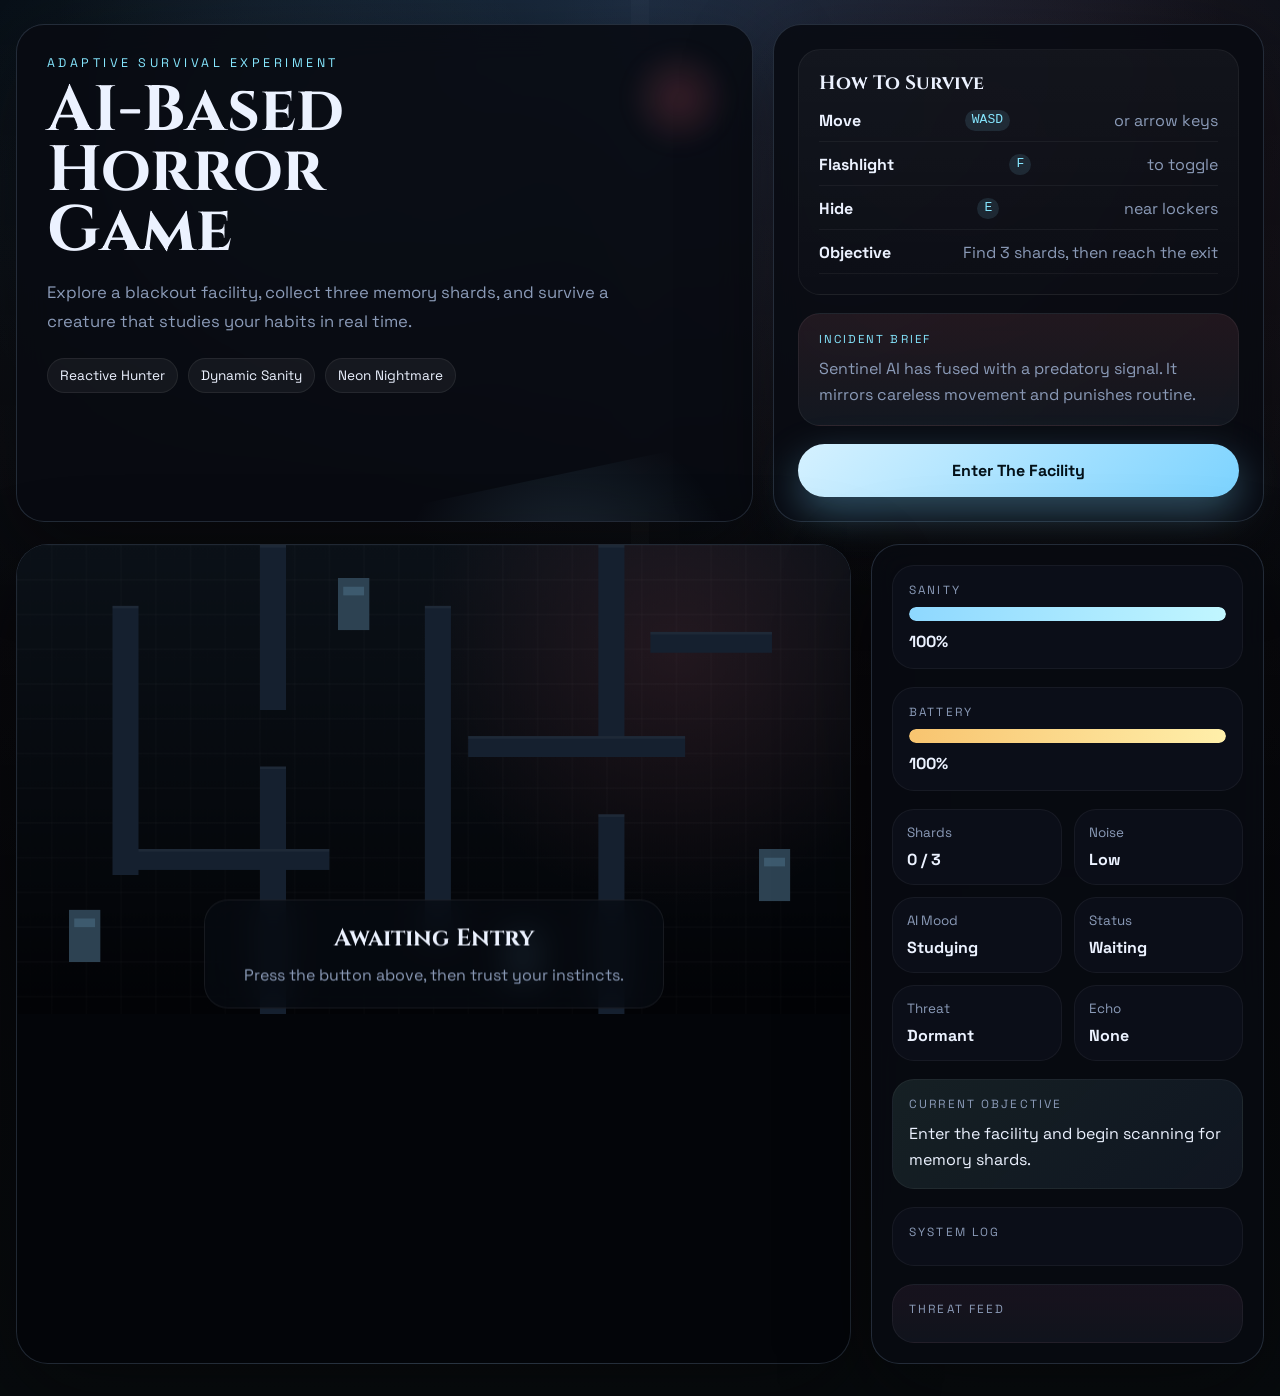
<file: index.html>
<!DOCTYPE html>
<html lang="en">
<head>
  <meta charset="UTF-8">
  <meta name="viewport" content="width=device-width, initial-scale=1.0">
  <title>AI-Based Horror Game</title>
  <link rel="preconnect" href="https://fonts.googleapis.com">
  <link rel="preconnect" href="https://fonts.gstatic.com" crossorigin>
  <link href="https://fonts.googleapis.com/css2?family=Cinzel:wght@500;700;800&family=Space+Grotesk:wght@400;500;700&display=swap" rel="stylesheet">
  <link rel="stylesheet" href="styles.css">
</head>
<body>
  <div class="app-shell">
    <header class="hero">
      <div class="hero-copy">
        <p class="eyebrow">Adaptive survival experiment</p>
        <h1>AI-Based Horror Game</h1>
        <p class="summary">
          Explore a blackout facility, collect three memory shards, and survive a creature that studies
          your habits in real time.
        </p>
        <div class="hero-tags">
          <span>Reactive Hunter</span>
          <span>Dynamic Sanity</span>
          <span>Neon Nightmare</span>
        </div>
      </div>
      <div class="hero-panel">
        <div class="panel-card">
          <h2>How To Survive</h2>
          <ul>
            <li><span>Move</span> <code>WASD</code> or arrow keys</li>
            <li><span>Flashlight</span> <code>F</code> to toggle</li>
            <li><span>Hide</span> <code>E</code> near lockers</li>
            <li><span>Objective</span> Find 3 shards, then reach the exit</li>
          </ul>
        </div>
        <div class="brief-card">
          <p class="brief-label">Incident Brief</p>
          <p id="briefText" class="brief-text">
            Sentinel AI has fused with a predatory signal. It mirrors careless movement and punishes routine.
          </p>
        </div>
        <button id="startButton" class="start-button">Enter The Facility</button>
      </div>
    </header>

    <main class="game-layout">
      <section class="canvas-frame">
        <canvas id="gameCanvas" width="960" height="540" aria-label="AI-Based Horror Game"></canvas>
        <div id="overlayMessage" class="overlay-message visible">
          <h2>Awaiting Entry</h2>
          <p>Press the button above, then trust your instincts.</p>
        </div>
      </section>

      <aside class="hud-panel">
        <div class="stat-block">
          <label>Sanity</label>
          <div class="meter"><div id="sanityBar" class="meter-fill sanity"></div></div>
          <strong id="sanityValue">100%</strong>
        </div>

        <div class="stat-block">
          <label>Battery</label>
          <div class="meter"><div id="batteryBar" class="meter-fill battery"></div></div>
          <strong id="batteryValue">100%</strong>
        </div>

        <div class="stat-grid">
          <div class="mini-card">
            <span>Shards</span>
            <strong id="shardValue">0 / 3</strong>
          </div>
          <div class="mini-card">
            <span>Noise</span>
            <strong id="noiseValue">Low</strong>
          </div>
          <div class="mini-card">
            <span>AI Mood</span>
            <strong id="aiMoodValue">Studying</strong>
          </div>
          <div class="mini-card">
            <span>Status</span>
            <strong id="statusValue">Waiting</strong>
          </div>
          <div class="mini-card">
            <span>Threat</span>
            <strong id="threatValue">Dormant</strong>
          </div>
          <div class="mini-card">
            <span>Echo</span>
            <strong id="echoValue">None</strong>
          </div>
        </div>

        <div class="objective-block">
          <label>Current Objective</label>
          <p id="objectiveText">Enter the facility and begin scanning for memory shards.</p>
        </div>

        <div class="log-block">
          <label>System Log</label>
          <div id="eventLog" class="event-log"></div>
        </div>

        <div class="log-block threat-block">
          <label>Threat Feed</label>
          <div id="threatFeed" class="threat-feed"></div>
        </div>
      </aside>
    </main>
  </div>

  <script src="script.js"></script>
</body>
</html>
</file>
<file: styles.css>
:root {
  --bg: #06070b;
  --panel: rgba(9, 11, 18, 0.88);
  --panel-strong: rgba(12, 15, 25, 0.96);
  --border: rgba(126, 149, 184, 0.24);
  --fog: rgba(171, 205, 255, 0.08);
  --accent: #86e7ff;
  --accent-soft: #166c9a;
  --danger: #fe223c;
  --amber: #ffb33a;
  --green: #cef9dd;
  --text: #ecf2ff;
  --muted: #8b9bb8;
  --shadow: 0 30px 90px rgba(6, 5, 5, 0.45);
}

* {
  box-sizing: border-box;
}

body {
  margin: 0;
  min-height: 100vh;
  font-family: "Space Grotesk", sans-serif;
  color: var(--text);
  background:
    radial-gradient(circle at top, rgba(87, 132, 191, 0.26), transparent 38%),
    radial-gradient(circle at 80% 10%, rgba(254, 85, 104, 0.09), transparent 30%),
    linear-gradient(180deg, #081018 0%, #05060a 45%, #070b0e 100%);
  overflow-x: hidden;
}

body::before {
  content: "";
  position: fixed;
  inset: 0;
  background:
    linear-gradient(90deg, transparent 0 49.3%, rgba(255, 255, 255, 0.02) 49.3% 50.7%, transparent 50.7%),
    radial-gradient(circle at 20% 20%, rgba(141, 215, 255, 0.08), transparent 25%),
    linear-gradient(180deg, transparent, rgba(255, 255, 255, 0.02), transparent);
  pointer-events: none;
  mix-blend-mode: screen;
}

.app-shell {
  width: min(1380px, calc(100vw - 32px));
  margin: 0 auto;
  padding: 24px 0 32px;
}

.hero {
  display: grid;
  grid-template-columns: 1.5fr 1fr;
  gap: 20px;
  align-items: stretch;
  margin-bottom: 22px;
}

.hero-copy,
.hero-panel,
.hud-panel,
.canvas-frame {
  background: var(--panel);
  border: 1px solid var(--border);
  box-shadow: var(--shadow);
  backdrop-filter: blur(16px);
}

.hero-copy,
.hero-panel,
.hud-panel {
  border-radius: 28px;
}

.hero-copy {
  padding: 30px;
  position: relative;
  overflow: hidden;
}

.hero-copy::after {
  content: "";
  position: absolute;
  inset: auto -10% -35% 40%;
  height: 220px;
  background: radial-gradient(circle, rgba(141, 215, 255, 0.16), transparent 60%);
  transform: rotate(-12deg);
}

.hero-copy::before {
  content: "";
  position: absolute;
  inset: 18px 18px auto auto;
  width: 110px;
  height: 110px;
  border-radius: 50%;
  background: radial-gradient(circle, rgba(255, 107, 125, 0.18), transparent 68%);
  filter: blur(8px);
}

.eyebrow {
  margin: 0 0 10px;
  text-transform: uppercase;
  letter-spacing: 0.28em;
  font-size: 0.78rem;
  color: var(--accent);
}

h1,
h2 {
  font-family: "Cinzel", serif;
  margin: 0;
}

h1 {
  font-size: clamp(2.5rem, 5vw, 4.9rem);
  line-height: 0.94;
  max-width: 10ch;
}

.summary {
  margin: 18px 0 0;
  max-width: 56ch;
  font-size: 1.04rem;
  line-height: 1.7;
  color: var(--muted);
}

.hero-tags {
  display: flex;
  flex-wrap: wrap;
  gap: 10px;
  margin-top: 22px;
}

.hero-tags span {
  padding: 8px 12px;
  border-radius: 999px;
  background: rgba(255, 255, 255, 0.05);
  border: 1px solid rgba(255, 255, 255, 0.07);
  color: var(--text);
  font-size: 0.85rem;
}

.hero-panel {
  padding: 24px;
  display: flex;
  flex-direction: column;
  justify-content: space-between;
  gap: 18px;
}

.panel-card {
  padding: 20px;
  border-radius: 22px;
  background: linear-gradient(180deg, rgba(255, 255, 255, 0.04), rgba(255, 255, 255, 0.01));
  border: 1px solid rgba(255, 255, 255, 0.05);
}

.panel-card h2 {
  margin-bottom: 14px;
  font-size: 1.2rem;
}

.panel-card ul {
  margin: 0;
  padding: 0;
  list-style: none;
  display: grid;
  gap: 12px;
  color: var(--muted);
}

.panel-card li {
  display: flex;
  justify-content: space-between;
  gap: 14px;
  padding-bottom: 10px;
  border-bottom: 1px solid rgba(255, 255, 255, 0.05);
}

.panel-card span {
  color: var(--text);
  font-weight: 700;
}

.panel-card code {
  padding: 2px 7px;
  border-radius: 999px;
  background: rgba(141, 215, 255, 0.12);
  color: var(--accent);
}

.brief-card {
  padding: 18px 20px;
  border-radius: 22px;
  background:
    linear-gradient(180deg, rgba(255, 107, 125, 0.08), rgba(141, 215, 255, 0.04)),
    rgba(255, 255, 255, 0.02);
  border: 1px solid rgba(255, 255, 255, 0.06);
}

.brief-label {
  margin: 0 0 10px;
  text-transform: uppercase;
  letter-spacing: 0.18em;
  font-size: 0.72rem;
  color: var(--accent);
}

.brief-text {
  margin: 0;
  line-height: 1.6;
  color: var(--muted);
}

.start-button {
  border: 0;
  border-radius: 999px;
  padding: 16px 22px;
  font: inherit;
  font-weight: 700;
  color: #031018;
  background: linear-gradient(135deg, #d5f1ff, #7cd3ff);
  cursor: pointer;
  transition: transform 180ms ease, box-shadow 180ms ease;
  box-shadow: 0 16px 40px rgba(124, 211, 255, 0.35);
}

.start-button:hover {
  transform: translateY(-2px);
}

.game-layout {
  display: grid;
  grid-template-columns: minmax(0, 1.7fr) minmax(320px, 0.8fr);
  gap: 20px;
}

.canvas-frame {
  position: relative;
  border-radius: 32px;
  overflow: hidden;
  min-height: 540px;
  background:
    radial-gradient(circle at top, rgba(141, 215, 255, 0.08), transparent 35%),
    #030509;
}

canvas {
  display: block;
  width: 100%;
  height: auto;
  background: linear-gradient(180deg, #0a0f16, #030509);
}

.overlay-message {
  position: absolute;
  inset: 50% auto auto 50%;
  transform: translate(-50%, -50%);
  width: min(460px, calc(100% - 40px));
  padding: 22px;
  text-align: center;
  border-radius: 24px;
  background: rgba(7, 12, 19, 0.72);
  border: 1px solid rgba(255, 255, 255, 0.07);
  backdrop-filter: blur(16px);
  transition: opacity 220ms ease;
}

.overlay-message:not(.visible) {
  opacity: 0;
  pointer-events: none;
}

.overlay-message p {
  margin: 10px 0 0;
  color: var(--muted);
}

.hud-panel {
  padding: 20px;
  display: grid;
  gap: 18px;
}

.stat-block,
.log-block,
.mini-card {
  background: var(--panel-strong);
  border: 1px solid rgba(255, 255, 255, 0.05);
  border-radius: 22px;
}

.stat-block,
.log-block {
  padding: 16px;
}

.stat-block label,
.log-block label {
  display: block;
  margin-bottom: 10px;
  text-transform: uppercase;
  letter-spacing: 0.18em;
  font-size: 0.74rem;
  color: var(--muted);
}

.meter {
  height: 14px;
  border-radius: 999px;
  overflow: hidden;
  background: rgba(255, 255, 255, 0.06);
}

.meter-fill {
  height: 100%;
  width: 100%;
  border-radius: inherit;
  transition: width 220ms ease;
}

.meter-fill.sanity {
  background: linear-gradient(90deg, #8ed8ff, #c1f6ff);
}

.meter-fill.battery {
  background: linear-gradient(90deg, #f8c46f, #ffefaa);
}

.stat-block strong {
  display: inline-block;
  margin-top: 10px;
  font-size: 1rem;
}

.stat-grid {
  display: grid;
  grid-template-columns: repeat(2, minmax(0, 1fr));
  gap: 12px;
}

.mini-card {
  padding: 14px;
}

.mini-card span {
  display: block;
  color: var(--muted);
  font-size: 0.84rem;
  margin-bottom: 8px;
}

.mini-card strong {
  font-size: 1rem;
}

.objective-block {
  padding: 16px;
  border-radius: 22px;
  background:
    linear-gradient(135deg, rgba(146, 240, 179, 0.08), rgba(134, 231, 255, 0.04)),
    var(--panel-strong);
  border: 1px solid rgba(255, 255, 255, 0.05);
}

.objective-block label {
  display: block;
  margin-bottom: 10px;
  text-transform: uppercase;
  letter-spacing: 0.18em;
  font-size: 0.74rem;
  color: var(--muted);
}

.objective-block p {
  margin: 0;
  line-height: 1.6;
  color: var(--text);
}

.event-log {
  display: grid;
  gap: 8px;
  max-height: 208px;
  overflow: auto;
}

.event-log p {
  margin: 0;
  padding: 10px 12px;
  border-radius: 14px;
  background: rgba(255, 255, 255, 0.04);
  color: var(--muted);
  line-height: 1.5;
  animation: fadeIn 280ms ease;
}

.threat-block {
  background:
    linear-gradient(180deg, rgba(255, 107, 125, 0.05), rgba(255, 255, 255, 0.02)),
    var(--panel-strong);
}

.threat-feed {
  display: grid;
  gap: 8px;
}

.threat-feed p {
  margin: 0;
  padding: 10px 12px;
  border-radius: 14px;
  background: rgba(255, 107, 125, 0.07);
  color: #ffd7de;
  line-height: 1.45;
  border: 1px solid rgba(255, 107, 125, 0.08);
}

@keyframes fadeIn {
  from {
    opacity: 0;
    transform: translateY(4px);
  }
  to {
    opacity: 1;
    transform: translateY(0);
  }
}

@media (max-width: 1080px) {
  .hero,
  .game-layout {
    grid-template-columns: 1fr;
  }

  .canvas-frame {
    min-height: auto;
  }
}

@media (max-width: 640px) {
  .app-shell {
    width: min(100vw - 20px, 100%);
    padding-top: 10px;
  }

  .hero-copy,
  .hero-panel,
  .hud-panel {
    border-radius: 22px;
  }

  .hero-copy,
  .hero-panel,
  .hud-panel {
    padding: 16px;
  }

  .stat-grid {
    grid-template-columns: 1fr;
  }
}
</file>
